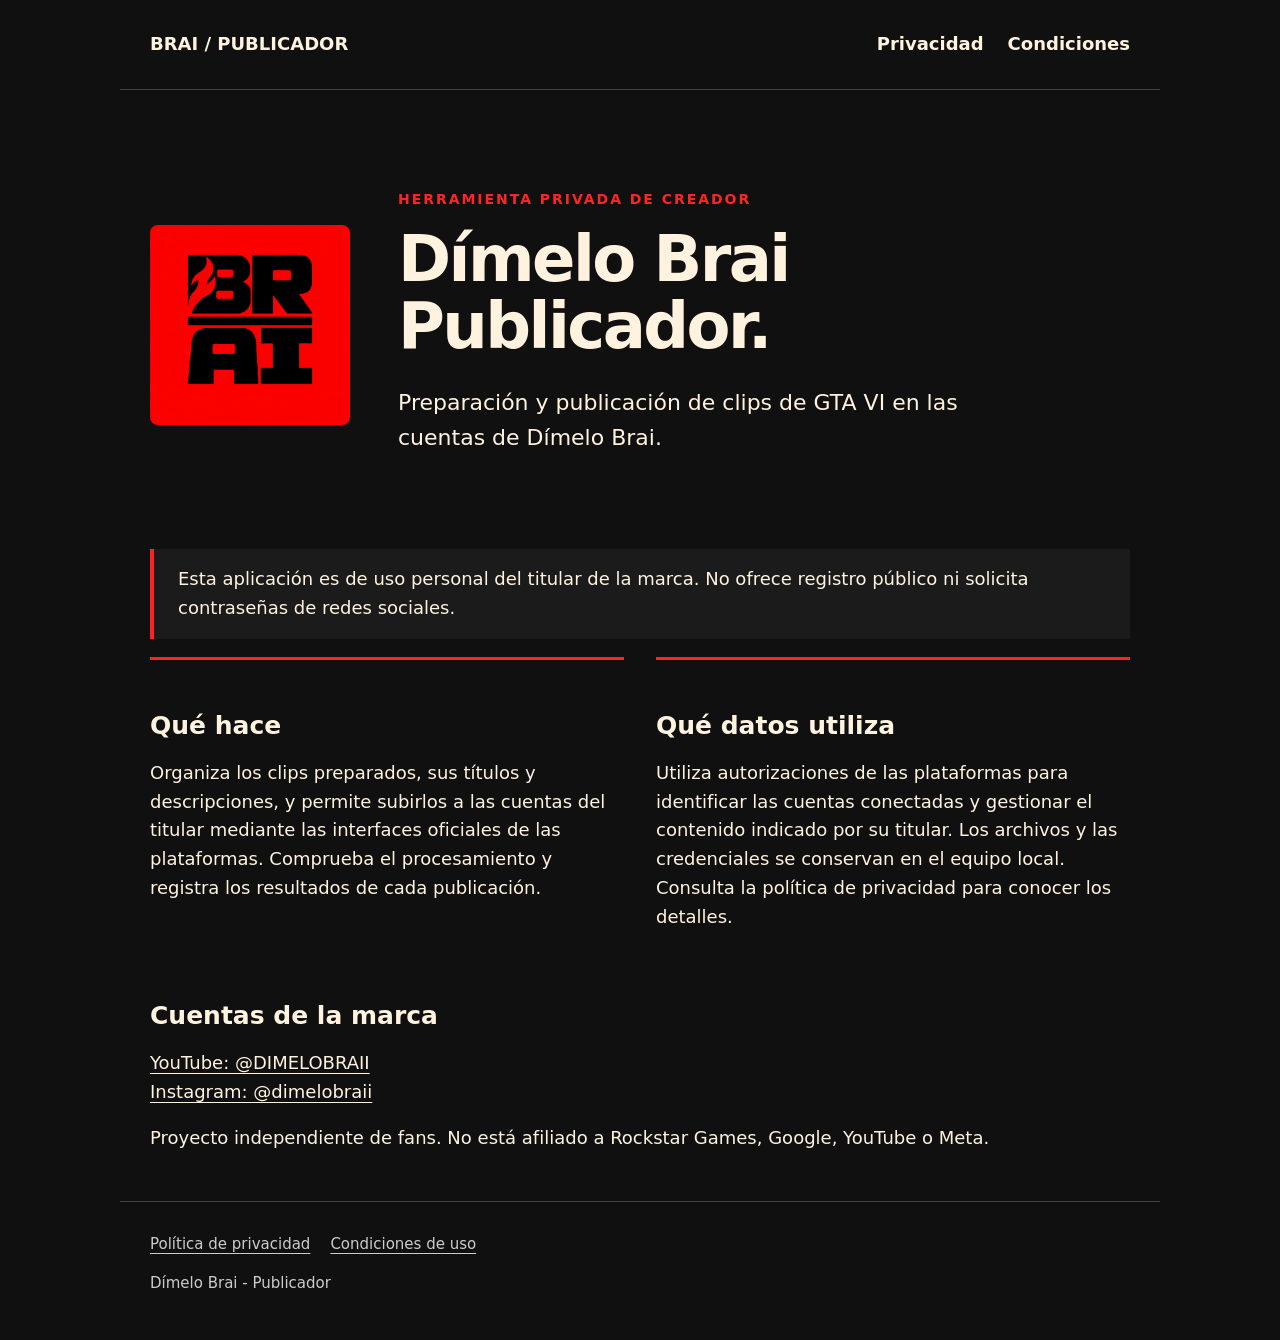
<file: index.html>
<!doctype html><html lang="es"><head><meta charset="utf-8"><meta name="viewport" content="width=device-width,initial-scale=1"><title>Dímelo Brai - Publicador</title><meta name="description" content="Aplicación privada de Dímelo Brai para preparar y publicar contenido en sus propias cuentas de YouTube e Instagram."><link rel="stylesheet" href="estilos.css"></head><body><a class="skip" href="#contenido">Ir al contenido</a><header><a href="index.html">BRAI / PUBLICADOR</a><nav aria-label="Principal"><a href="privacidad.html">Privacidad</a><a href="condiciones.html">Condiciones</a></nav></header><main id="contenido"><section class="hero"><img src="logo.png" alt="Logo BRAI en negro sobre rojo con una llama integrada"><div><p class="eyebrow">Herramienta privada de creador</p><h1>Dímelo Brai<br>Publicador.</h1><p class="lead">Preparación y publicación de clips de GTA VI en las cuentas de Dímelo Brai.</p></div></section><p class="notice">Esta aplicación es de uso personal del titular de la marca. No ofrece registro público ni solicita contraseñas de redes sociales.</p><div class="grid"><section class="card"><h2>Qué hace</h2><p>Organiza los clips preparados, sus títulos y descripciones, y permite subirlos a las cuentas del titular mediante las interfaces oficiales de las plataformas. Comprueba el procesamiento y registra los resultados de cada publicación.</p></section><section class="card"><h2>Qué datos utiliza</h2><p>Utiliza autorizaciones de las plataformas para identificar las cuentas conectadas y gestionar el contenido indicado por su titular. Los archivos y las credenciales se conservan en el equipo local. Consulta la política de privacidad para conocer los detalles.</p></section></div><section><h2>Cuentas de la marca</h2><p><a href="https://www.youtube.com/@DIMELOBRAII">YouTube: @DIMELOBRAII</a><br><a href="https://www.instagram.com/dimelobraii/">Instagram: @dimelobraii</a></p><p>Proyecto independiente de fans. No está afiliado a Rockstar Games, Google, YouTube o Meta.</p></section></main><footer><a href="privacidad.html">Política de privacidad</a><a href="condiciones.html">Condiciones de uso</a><p>Dímelo Brai - Publicador</p></footer></body></html>
</file>
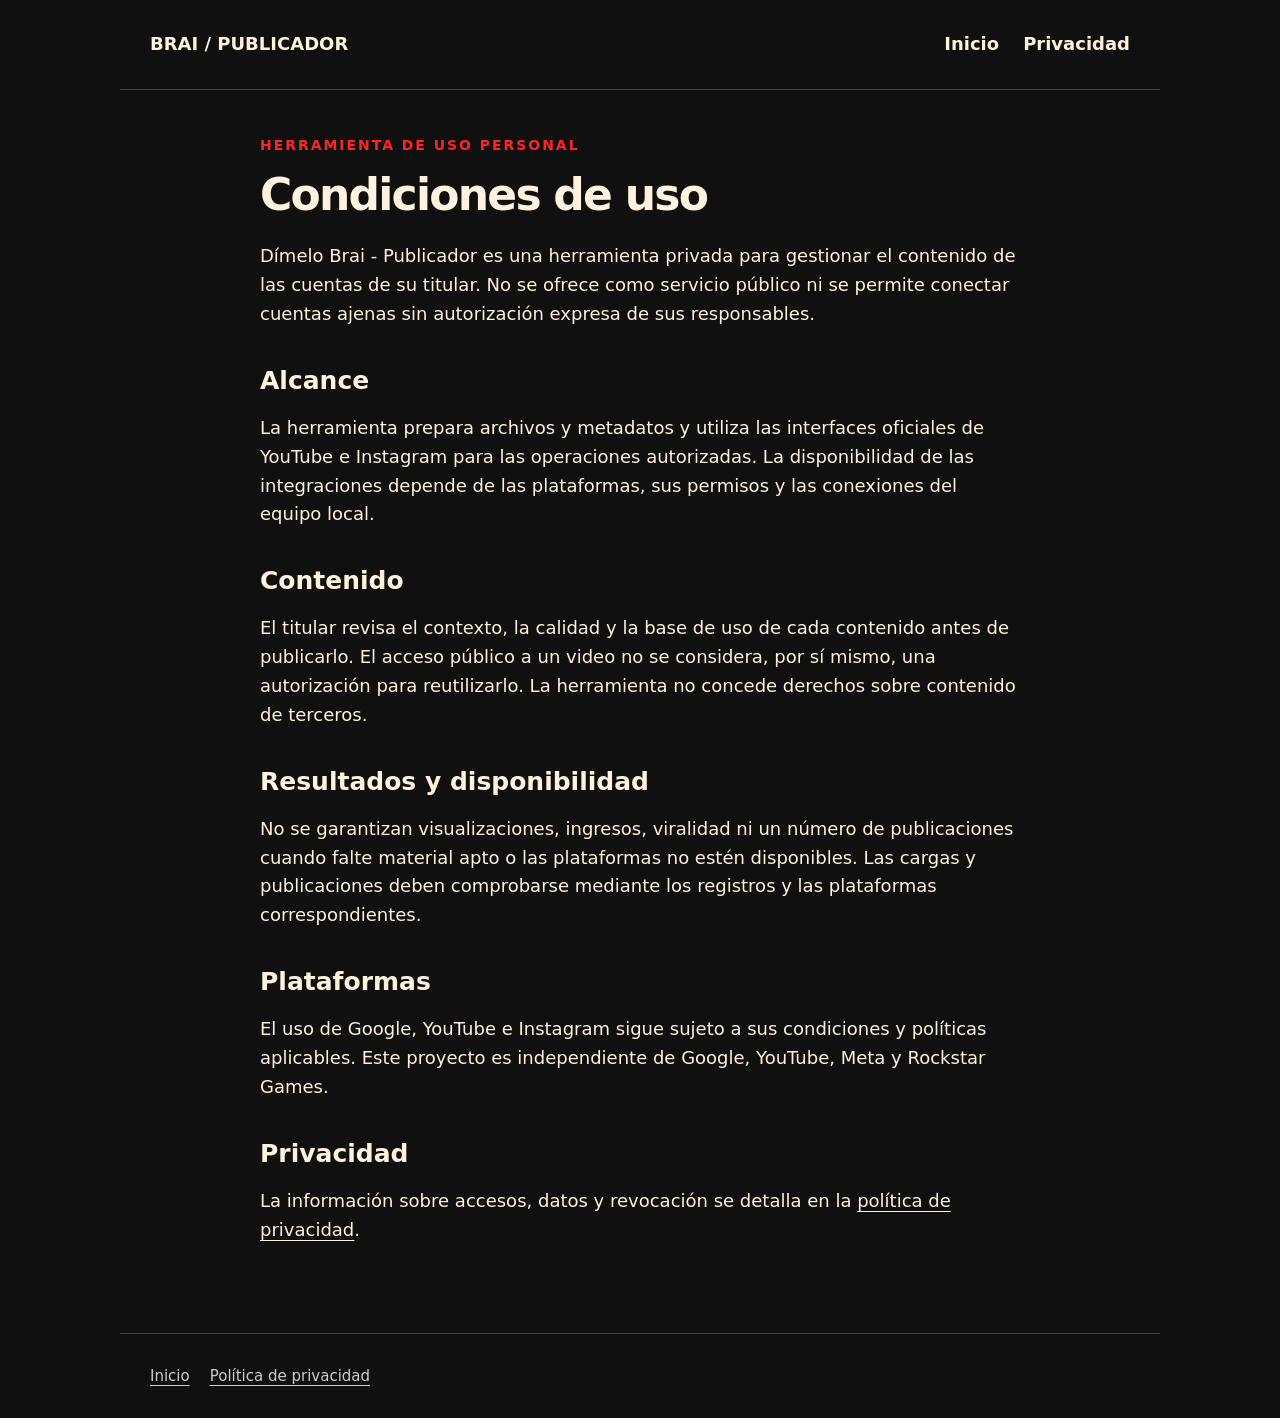
<file: condiciones.html>
<!doctype html><html lang="es"><head><meta charset="utf-8"><meta name="viewport" content="width=device-width,initial-scale=1"><title>Condiciones · Dímelo Brai - Publicador</title><link rel="stylesheet" href="estilos.css"></head><body><header><a href="index.html">BRAI / PUBLICADOR</a><nav aria-label="Principal"><a href="index.html">Inicio</a><a href="privacidad.html">Privacidad</a></nav></header><main class="article"><p class="eyebrow">Herramienta de uso personal</p><h1>Condiciones de uso</h1><p>Dímelo Brai - Publicador es una herramienta privada para gestionar el contenido de las cuentas de su titular. No se ofrece como servicio público ni se permite conectar cuentas ajenas sin autorización expresa de sus responsables.</p><h2>Alcance</h2><p>La herramienta prepara archivos y metadatos y utiliza las interfaces oficiales de YouTube e Instagram para las operaciones autorizadas. La disponibilidad de las integraciones depende de las plataformas, sus permisos y las conexiones del equipo local.</p><h2>Contenido</h2><p>El titular revisa el contexto, la calidad y la base de uso de cada contenido antes de publicarlo. El acceso público a un video no se considera, por sí mismo, una autorización para reutilizarlo. La herramienta no concede derechos sobre contenido de terceros.</p><h2>Resultados y disponibilidad</h2><p>No se garantizan visualizaciones, ingresos, viralidad ni un número de publicaciones cuando falte material apto o las plataformas no estén disponibles. Las cargas y publicaciones deben comprobarse mediante los registros y las plataformas correspondientes.</p><h2>Plataformas</h2><p>El uso de Google, YouTube e Instagram sigue sujeto a sus condiciones y políticas aplicables. Este proyecto es independiente de Google, YouTube, Meta y Rockstar Games.</p><h2>Privacidad</h2><p>La información sobre accesos, datos y revocación se detalla en la <a href="privacidad.html">política de privacidad</a>.</p></main><footer><a href="index.html">Inicio</a><a href="privacidad.html">Política de privacidad</a></footer></body></html>
</file>
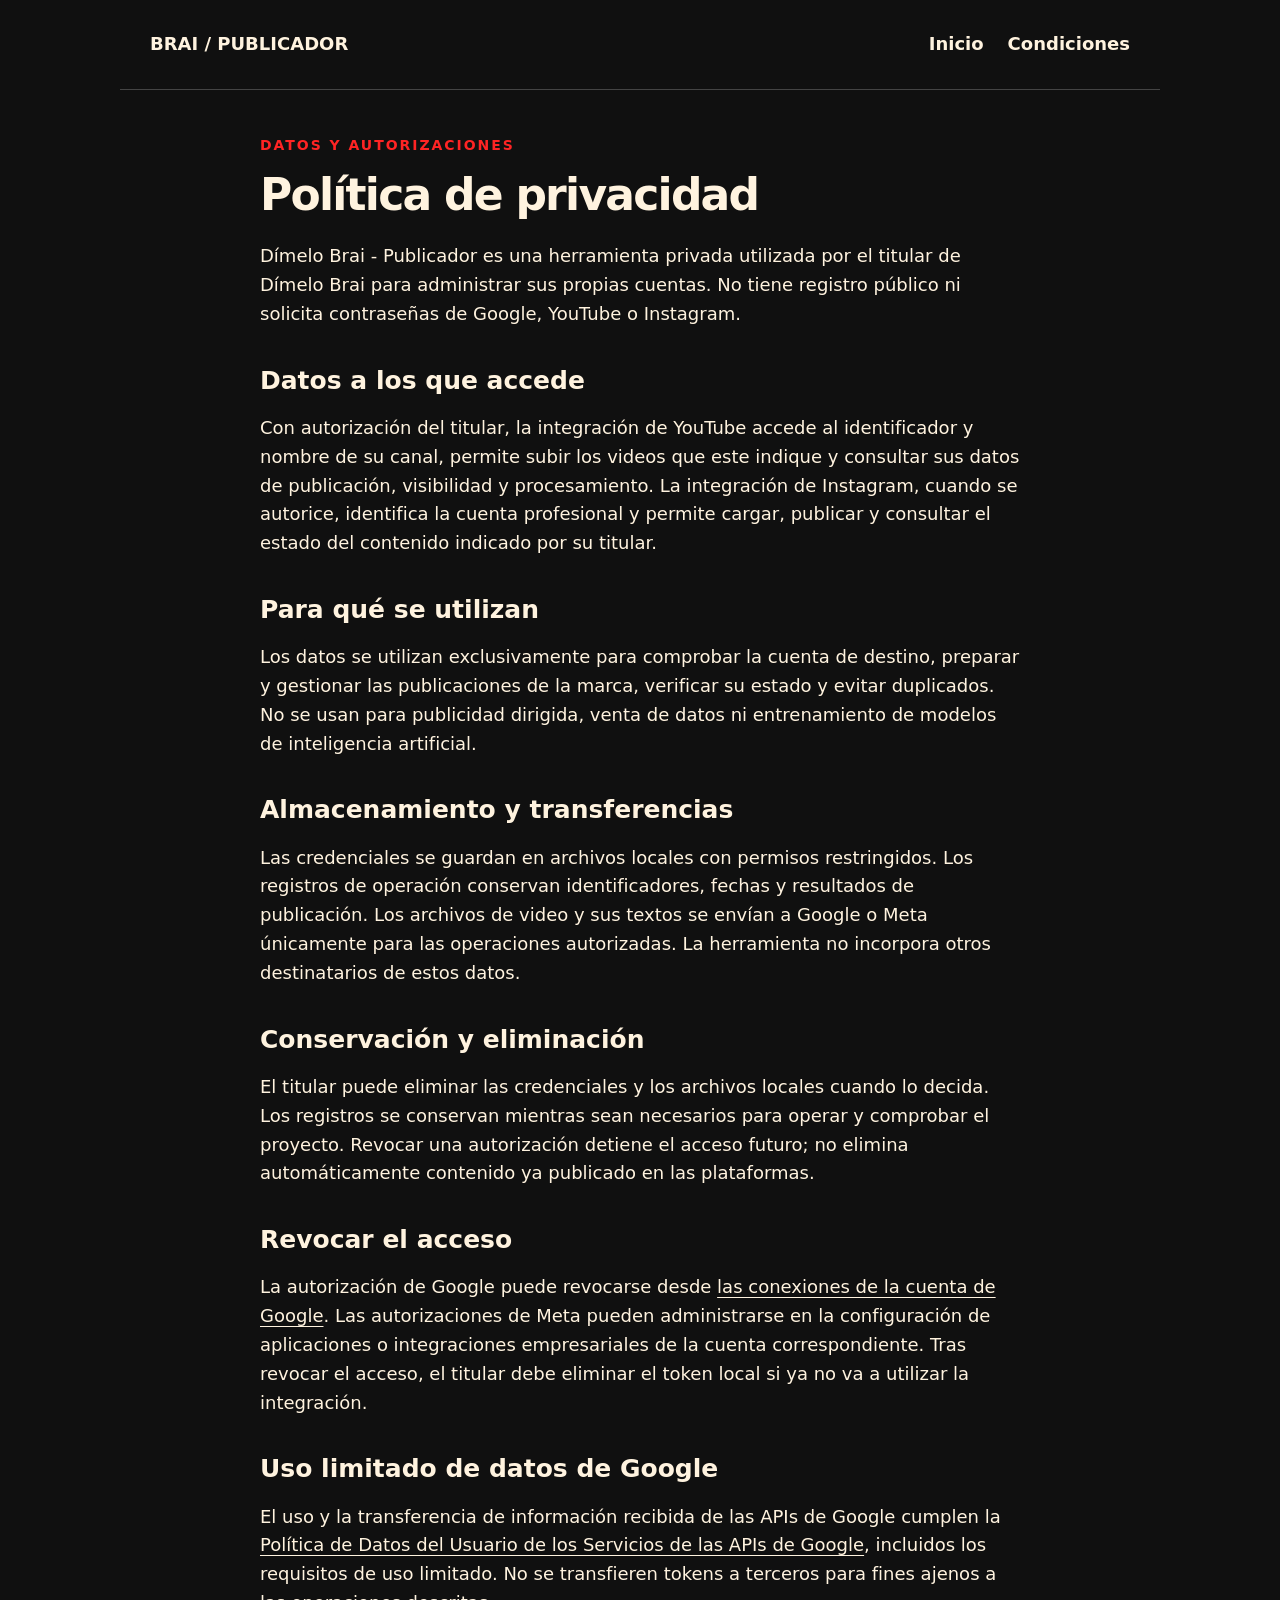
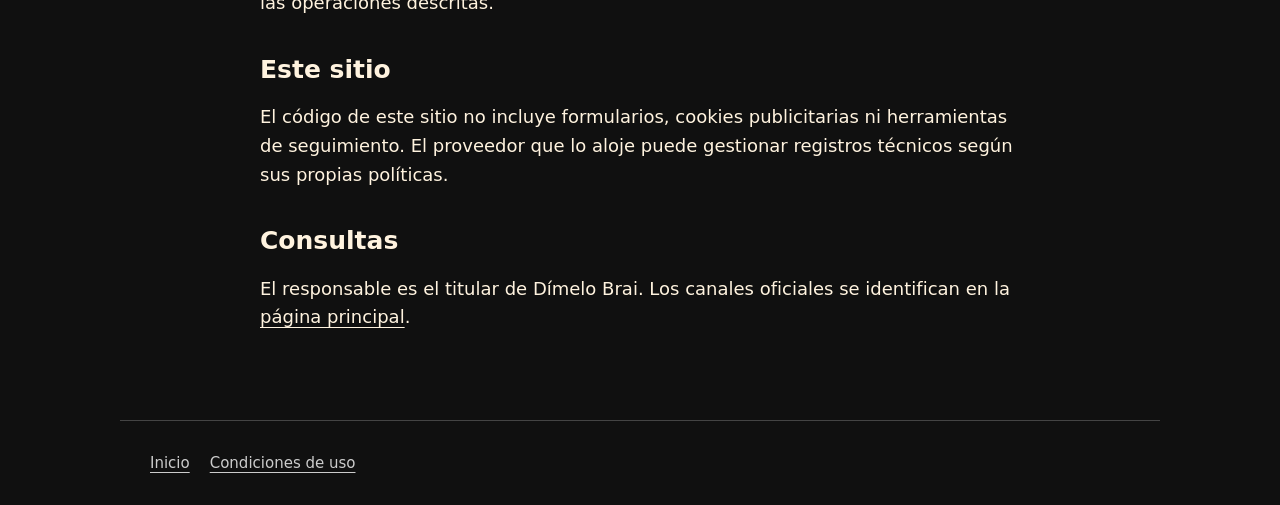
<file: privacidad.html>
<!doctype html><html lang="es"><head><meta charset="utf-8"><meta name="viewport" content="width=device-width,initial-scale=1"><title>Privacidad · Dímelo Brai - Publicador</title><link rel="stylesheet" href="estilos.css"></head><body><header><a href="index.html">BRAI / PUBLICADOR</a><nav aria-label="Principal"><a href="index.html">Inicio</a><a href="condiciones.html">Condiciones</a></nav></header><main class="article"><p class="eyebrow">Datos y autorizaciones</p><h1>Política de privacidad</h1><p>Dímelo Brai - Publicador es una herramienta privada utilizada por el titular de Dímelo Brai para administrar sus propias cuentas. No tiene registro público ni solicita contraseñas de Google, YouTube o Instagram.</p><h2>Datos a los que accede</h2><p>Con autorización del titular, la integración de YouTube accede al identificador y nombre de su canal, permite subir los videos que este indique y consultar sus datos de publicación, visibilidad y procesamiento. La integración de Instagram, cuando se autorice, identifica la cuenta profesional y permite cargar, publicar y consultar el estado del contenido indicado por su titular.</p><h2>Para qué se utilizan</h2><p>Los datos se utilizan exclusivamente para comprobar la cuenta de destino, preparar y gestionar las publicaciones de la marca, verificar su estado y evitar duplicados. No se usan para publicidad dirigida, venta de datos ni entrenamiento de modelos de inteligencia artificial.</p><h2>Almacenamiento y transferencias</h2><p>Las credenciales se guardan en archivos locales con permisos restringidos. Los registros de operación conservan identificadores, fechas y resultados de publicación. Los archivos de video y sus textos se envían a Google o Meta únicamente para las operaciones autorizadas. La herramienta no incorpora otros destinatarios de estos datos.</p><h2>Conservación y eliminación</h2><p>El titular puede eliminar las credenciales y los archivos locales cuando lo decida. Los registros se conservan mientras sean necesarios para operar y comprobar el proyecto. Revocar una autorización detiene el acceso futuro; no elimina automáticamente contenido ya publicado en las plataformas.</p><h2>Revocar el acceso</h2><p>La autorización de Google puede revocarse desde <a href="https://myaccount.google.com/connections">las conexiones de la cuenta de Google</a>. Las autorizaciones de Meta pueden administrarse en la configuración de aplicaciones o integraciones empresariales de la cuenta correspondiente. Tras revocar el acceso, el titular debe eliminar el token local si ya no va a utilizar la integración.</p><h2>Uso limitado de datos de Google</h2><p>El uso y la transferencia de información recibida de las APIs de Google cumplen la <a href="https://developers.google.com/terms/api-services-user-data-policy">Política de Datos del Usuario de los Servicios de las APIs de Google</a>, incluidos los requisitos de uso limitado. No se transfieren tokens a terceros para fines ajenos a las operaciones descritas.</p><h2>Este sitio</h2><p>El código de este sitio no incluye formularios, cookies publicitarias ni herramientas de seguimiento. El proveedor que lo aloje puede gestionar registros técnicos según sus propias políticas.</p><h2>Consultas</h2><p>El responsable es el titular de Dímelo Brai. Los canales oficiales se identifican en la <a href="index.html">página principal</a>.</p></main><footer><a href="index.html">Inicio</a><a href="condiciones.html">Condiciones de uso</a></footer></body></html>
</file>
<file: estilos.css>
:root{color-scheme:dark;--red:#ff2424;--ink:#101010;--paper:#fff3df}*{box-sizing:border-box}body{margin:0;background:var(--ink);color:var(--paper);font:18px/1.6 system-ui,-apple-system,sans-serif}header,main,footer{max-width:1040px;margin:auto;padding:30px}header{display:flex;justify-content:space-between;align-items:center;border-bottom:1px solid #444}header a{font-weight:800;text-decoration:none}nav{display:flex;gap:24px}a{color:inherit;text-underline-offset:4px}a:hover{color:var(--red)}.hero{display:grid;grid-template-columns:200px 1fr;gap:48px;align-items:center;padding:54px 0}.hero img{width:100%;border-radius:8px}.eyebrow{color:var(--red);font-size:14px;letter-spacing:.14em;font-weight:800;text-transform:uppercase}h1{font-size:clamp(36px,6vw,64px);line-height:1.05;letter-spacing:-.04em;margin:16px 0 24px}h2{font-size:25px;line-height:1.25;margin:36px 0 12px}.lead{font-size:22px;max-width:650px}.notice{border-left:4px solid var(--red);padding:16px 24px;background:#1b1b1b}.grid{display:grid;grid-template-columns:1fr 1fr;gap:32px}.card{border-top:3px solid var(--red);padding:14px 0}footer{font-size:15px;color:#ccc;border-top:1px solid #444}footer a{margin-right:20px}main.article{max-width:820px;padding-bottom:70px}.article h1{font-size:44px}.skip{position:absolute;left:-9999px}.skip:focus{left:16px;top:16px;background:#000;padding:10px}@media(max-width:650px){header,main,footer{padding:22px}header{display:block}nav{margin-top:12px;gap:16px;font-size:15px}.hero{grid-template-columns:1fr;gap:20px;padding:32px 0}.hero img{width:135px}.grid{grid-template-columns:1fr}.lead{font-size:20px}}
</file>
